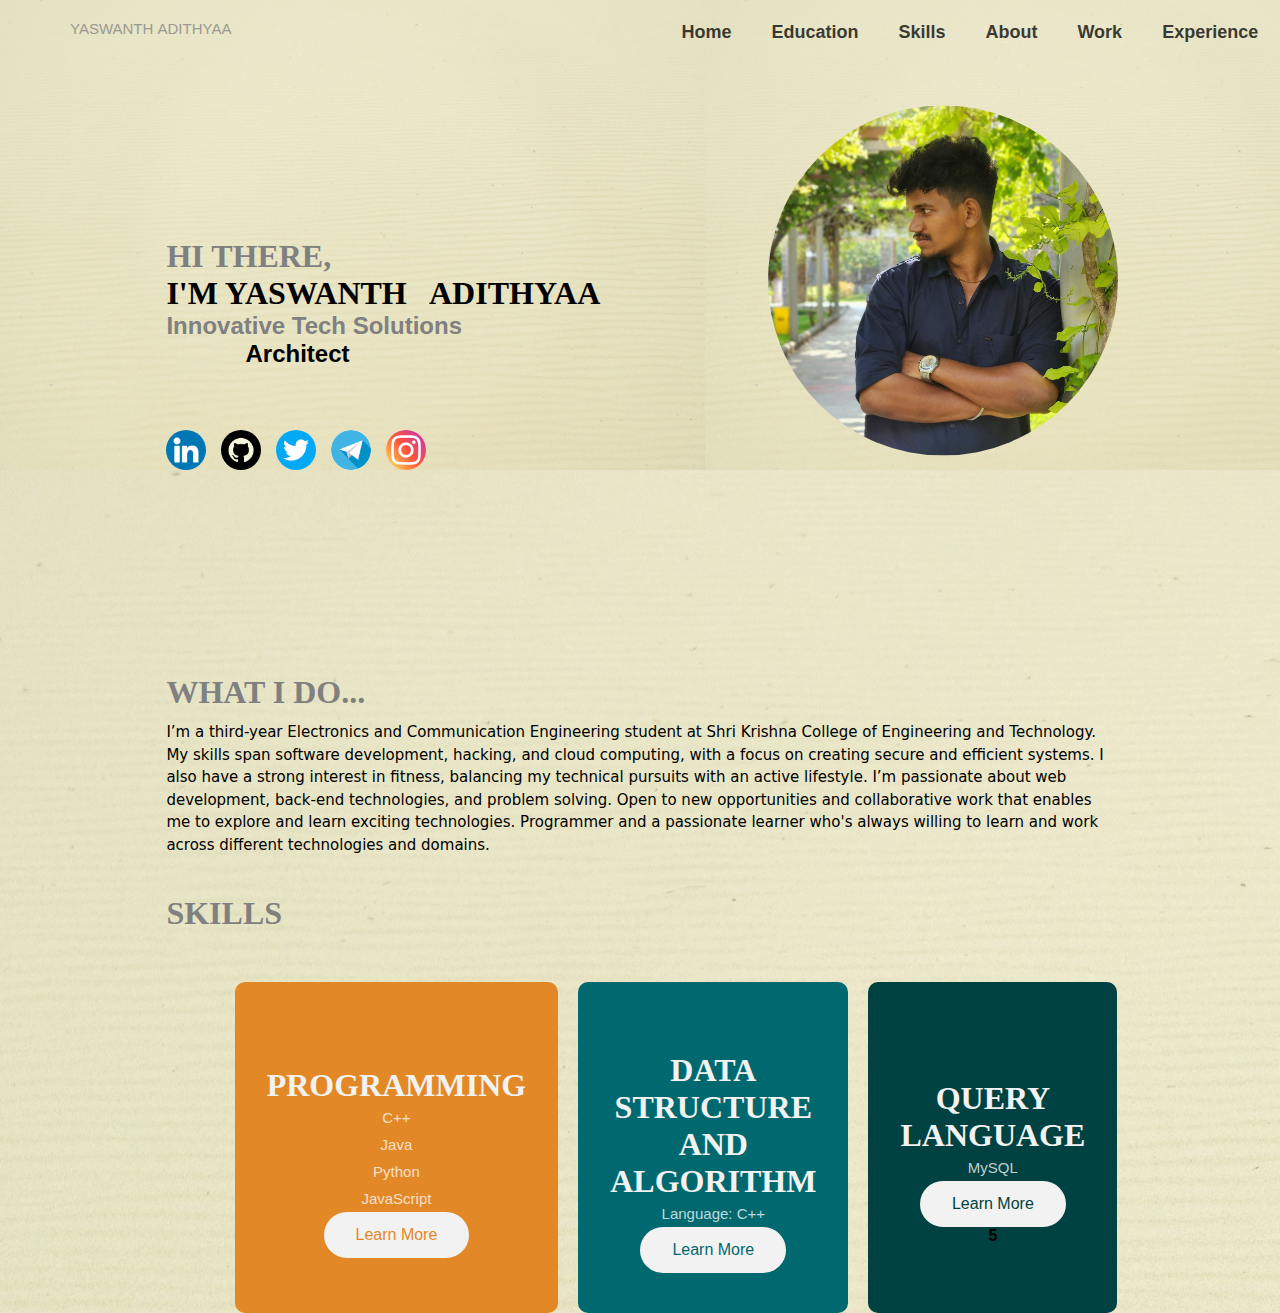
<file: PORTFOLIO.HTML>
<html>
    <head>
        <title>YA PORTFOLIO</title>
        <link rel="stylesheet" href="style.css">
    </head>
    <body>
        <div class="bgimg">
        <!-- <nav>         -->
            <div class="navi">
            <div class="logos">
            <img src="pinya.jpg" width="400px" height="100px">
        </div>

        <div class="logoname">
            <p style="color: grey;">YASWANTH&nbsp;ADITHYAA</p>
        </div>

        <div class="cont">
            <ul>
                <li><a href="">Home</a></li>
                <li><a href="">Education</a></li>
                <li><a href="">Skills</a></li>
                <li><a href="">About</a></li>
                <li><a href="">Work</a></li>
                <li><a href="">Experience</a></li>
                <li><a href="">Contact</a></li>
            </ul>

        </div>



        </div>
    <!-- </nav> -->

    <div class="name">

    <h1 style="color: grey;">Hi There,</h1>
   
    <h1 style="color: black;">I'm YASWANTH  <b style="color:black;">&nbsp ADITHYAA</b></h1>
    <h2 style="color:grey;">Innovative Tech Solutions<b style="color: black;"> <br> &nbsp &nbsp &nbsp &nbsp&nbsp &nbsp&nbsp  Architect</h2>
</div>

<div class="profile">
    <img src="profilepic.jpg" height="350px"  width="350px" style="border-radius: 50%; margin-left: 60%;  
   
 
    -ms-transform: translateY(-20%);
    transform: translateY(-75%);
    " >


</div>

<div class="icon">
    <a href="https://www.linkedin.com/in/yaswanth-adithyaa-612bb0255?utm_source=share&utm_campaign=share_via&utm_content=profile&utm_medium=android_app" class="social-icon" target="_blank"><img src="linkedin.png" alt="LinkedIn"></a>
        <a href="https://github.com/YASWANTH-ADITHYAA20" class="social-icon"  target="_blank"><img src="github.png" alt="GitHub"></a>
        <a href="#" class="social-icon"><img src="twitter.png" alt="Twitter"></a>
        <a href="#" class="social-icon"><img src="telegram.png" alt="Telegram"></a>
        <a href="https://www.instagram.com/itx._ya?igsh=eDRqbnNtb3MxNXQ=" class="social-icon" target="nn"><img src="insta.png" alt="Instagram"></a>

</div>




    </div>       <!-- BGIMG^ -->

    <div class="second">
        <h1 class="about">What I Do...</h1>
    
        <p style="padding-top: 10px; padding-left: 13%; padding-right: 13%; font-family: system-ui, -apple-system, BlinkMacSystemFont, 'Segoe UI', Roboto, Oxygen, Ubuntu, Cantarell, 'Open Sans', 'Helvetica Neue', sans-serif; line-height: 1.5; color: black;">
            I’m a third-year Electronics and Communication Engineering student at Shri Krishna College of Engineering and Technology. My skills span software development, hacking, and cloud computing, with a focus on creating secure and efficient systems. I also have a strong interest in fitness, balancing my technical pursuits with an active lifestyle. I’m passionate about web development, back-end technologies, and problem solving. Open to new opportunities and collaborative work that enables me to explore and learn exciting technologies. Programmer and a passionate learner who's always willing to learn and work across different technologies and domains.
        </p>
    
        <h1 style="padding-top: 3%; padding-left: 13%; color: grey; text-decoration: double; text-shadow: #FDFDF6;">Skills</h1>


    
        <div class="box-container">
            <div class="box1 boxes">
                <div class="circle"></div>
                <h1>PROGRAMMING</h1>
                <p>
                    <p>C++</p>
                    <p>Java</p>
                    <p>Python</p>
                    <p>JavaScript</p>
                </p>
                <button>Learn More</button>
            </div>
    
            <div class="box2 boxes">
                <div class="circle"></div>
                <h1>DATA STRUCTURE AND ALGORITHM</h1>
                <p>Language: C++</p>
                <button>Learn More</button>
            </div>
    
            <div class="box3 boxes">
                <div class="circle"></div>
                <h1>QUERY LANGUAGE</h1>
                <p>MySQL</p>
                <button>Learn More</button>5
        </div>
    </div>
</body>
</html>
</file>
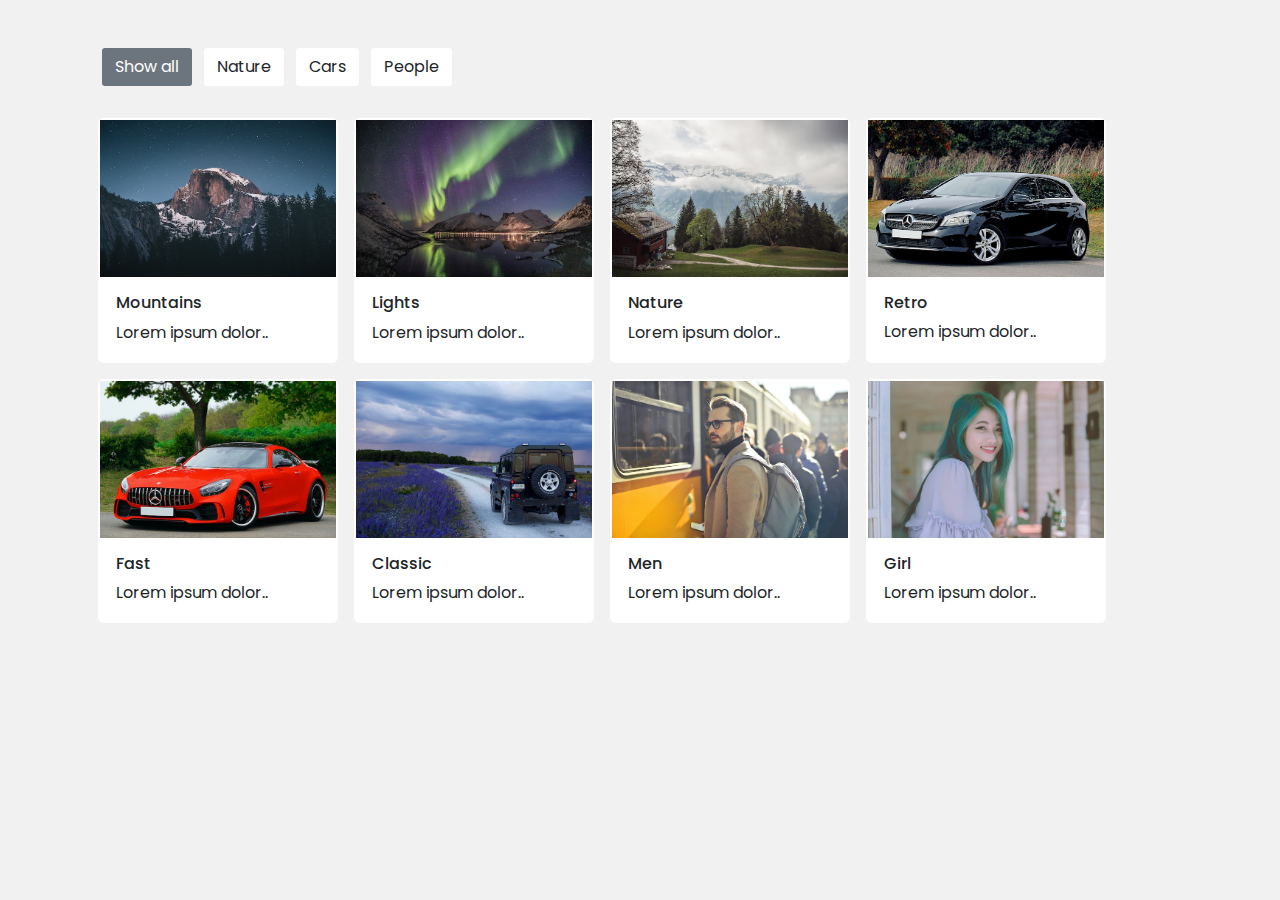
<file: review2project.html>
<!DOCTYPE html>

<html lang="en" dir="ltr">
  <head>
    <meta charset="utf-8">
    <title>Interactive Gallery</title>
    <link rel="stylesheet" href="styles.css">
    <meta name="viewport" content="width=device-width, initial-scale=1.0">
    <link rel="stylesheet" href="https://cdn.jsdelivr.net/npm/bootstrap@5.3.0-alpha2/dist/css/bootstrap.min.css">
    <script src="script.js" defer></script>
  </head>
  <body>
    <div class="container">
        



      <!-- Images Filter Buttons Section -->
      <div class="row mt-5" id="filter-buttons">
        <div class="col-12">
          <button class="btn mb-2 me-1 active" data-filter="all">Show all</button>
          <button class="btn mb-2 mx-1" data-filter="nature">Nature</button>
          <button class="btn mb-2 mx-1" data-filter="cars">Cars</button>
          <button class="btn mb-2 mx-1" data-filter="people">People</button>
        </div>
      </div>

      <!-- Filterable Images / Cards Section -->
      <div class="row px-2 mt-4 gap-3" id="filterable-cards">
        <div class="card p-0" data-name="nature">
          <img src="nature-1.jpg" alt="img">
          <div class="card-body">
            <h6 class="card-title">Mountains</h6>
            <p class="card-text">Lorem ipsum dolor..</p>
          </div>
        </div>
        <div class="card p-0" data-name="nature">
          <img src="nature-2.jpg" alt="img">
          <div class="card-body">
            <h6 class="card-title">Lights</h6>
            <p class="card-text">Lorem ipsum dolor..</p>
          </div>
        </div>
        <div class="card p-0" data-name="nature">
          <img src="nature-3.jpg" alt="img">
          <div class="card-body">
            <h6 class="card-title">Nature</h6>
            <p class="card-text">Lorem ipsum dolor..</p>
          </div>
        </div>
        <div class="card p-0" data-name="cars">
          <img src="car-1.jpg" alt="img">
          <div class="card-body">
            <h6 class="card-title">Retro</h6>
            <p class="card-text">Lorem ipsum dolor..</p>
          </div>
        </div>
        <div class="card p-0" data-name="cars">
          <img src="car-2.jpg" alt="img">
          <div class="card-body">
            <h6 class="card-title">Fast</h6>
            <p class="card-text">Lorem ipsum dolor..</p>
          </div>
        </div>
        <div class="card p-0" data-name="cars">
          <img src="car-3.jpg" alt="img">
          <div class="card-body">
            <h6 class="card-title">Classic</h6>
            <p class="card-text">Lorem ipsum dolor..</p>
          </div>
        </div>
        <div class="card p-0" data-name="people">
          <img src="people-1.jpg" alt="img">
          <div class="card-body">
            <h6 class="card-title">Men</h6>
            <p class="card-text">Lorem ipsum dolor..</p>
          </div>
        </div>
        <div class="card p-0" data-name="people">
          <img src="people-2.jpg" alt="img">
          <div class="card-body">
            <h6 class="card-title">Girl</h6>
            <p class="card-text">Lorem ipsum dolor..</p>
          </div>
        </div>
      </div>
    </div>

  </body>
</html>
</file>
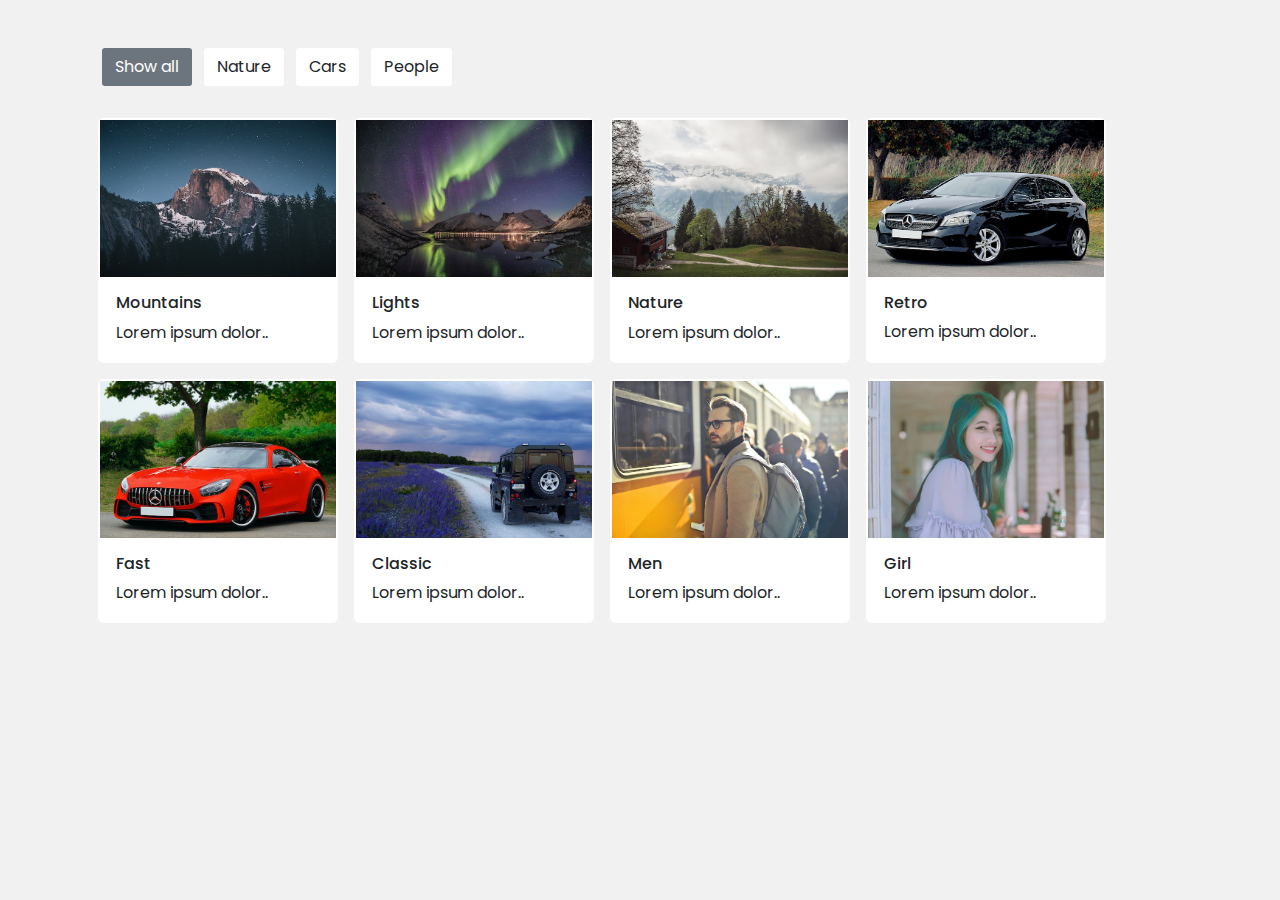
<file: review2/review2project.html>
<!DOCTYPE html>

<html lang="en" dir="ltr">
  <head>
    <meta charset="utf-8">
    <title>Filterable Image Gallery Bootstrap | CodingNepal</title>
    <link rel="stylesheet" href="styles.css">
    <meta name="viewport" content="width=device-width, initial-scale=1.0">
    <link rel="stylesheet" href="https://cdn.jsdelivr.net/npm/bootstrap@5.3.0-alpha2/dist/css/bootstrap.min.css">
    <script src="script.js" defer></script>
  </head>
  <body>
    <div class="container">
        



      <!-- Images Filter Buttons Section -->
      <div class="row mt-5" id="filter-buttons">
        <div class="col-12">
          <button class="btn mb-2 me-1 active" data-filter="all">Show all</button>
          <button class="btn mb-2 mx-1" data-filter="nature">Nature</button>
          <button class="btn mb-2 mx-1" data-filter="cars">Cars</button>
          <button class="btn mb-2 mx-1" data-filter="people">People</button>
        </div>
      </div>

      <!-- Filterable Images / Cards Section -->
      <div class="row px-2 mt-4 gap-3" id="filterable-cards">
        <div class="card p-0" data-name="nature">
          <img src="images/nature-1.jpg" alt="img">
          <div class="card-body">
            <h6 class="card-title">Mountains</h6>
            <p class="card-text">Lorem ipsum dolor..</p>
          </div>
        </div>
        <div class="card p-0" data-name="nature">
          <img src="images/nature-2.jpg" alt="img">
          <div class="card-body">
            <h6 class="card-title">Lights</h6>
            <p class="card-text">Lorem ipsum dolor..</p>
          </div>
        </div>
        <div class="card p-0" data-name="nature">
          <img src="images/nature-3.jpg" alt="img">
          <div class="card-body">
            <h6 class="card-title">Nature</h6>
            <p class="card-text">Lorem ipsum dolor..</p>
          </div>
        </div>
        <div class="card p-0" data-name="cars">
          <img src="images/car-1.jpg" alt="img">
          <div class="card-body">
            <h6 class="card-title">Retro</h6>
            <p class="card-text">Lorem ipsum dolor..</p>
          </div>
        </div>
        <div class="card p-0" data-name="cars">
          <img src="images/car-2.jpg" alt="img">
          <div class="card-body">
            <h6 class="card-title">Fast</h6>
            <p class="card-text">Lorem ipsum dolor..</p>
          </div>
        </div>
        <div class="card p-0" data-name="cars">
          <img src="images/car-3.jpg" alt="img">
          <div class="card-body">
            <h6 class="card-title">Classic</h6>
            <p class="card-text">Lorem ipsum dolor..</p>
          </div>
        </div>
        <div class="card p-0" data-name="people">
          <img src="images/people-1.jpg" alt="img">
          <div class="card-body">
            <h6 class="card-title">Men</h6>
            <p class="card-text">Lorem ipsum dolor..</p>
          </div>
        </div>
        <div class="card p-0" data-name="people">
          <img src="images/people-2.jpg" alt="img">
          <div class="card-body">
            <h6 class="card-title">Girl</h6>
            <p class="card-text">Lorem ipsum dolor..</p>
          </div>
        </div>
      </div>
    </div>

  </body>
</html>
</file>
<file: style.css>
.navi{

  display: flex;
  background-color: #FDFDF6;
 opacity:75%;
 width: 0;

}

body{
  margin: 0;
  padding: 0;
}
.logos{

    display: flex;
    justify-content:center;
    align-items: flex-start; 
    margin-left: 50px;
    border-radius: 200px;
    align-items: center;
    padding-top:10px;
     /* Make the image circular */
  }

  .logos img {
    max-width: 70%; /* Ensure the image does not exceed its container */
    max-height: 70%; /* Ensure the image does not exceed its container */
    border-radius: 100%;
    align-self: first baseline;
  }

  .logoname{

    margin-left: 20px;
    /* text-align: center; */
    font-size:large;
    font-style: initial;
    font-weight: bold;
    margin-top: 15px;

    color:black;

  }


ul{

  list-style-type: none;
  display: flex;
  margin-left: 450px;
  
  
}

li{
    padding-right: 40px;
    margin-top: 22px;
  }

  li :hover{
    color: goldenrod;
    /* background-color: white; */
    text-decoration: underline;
  }

a{
  color: black;
  text-align: center;
  font-size:large;
  font-style: initial;
  font-weight: bold;
  margin-top: 2px;
  text-decoration: none;
}

.bgimg{
  background-image: url('beige.jpg');
  opacity: 100%;


  /* background-size: cover;  */

  height: 100vh; 
  background-size:contain;
  /* background-size: cover; */



}

.name{
  color: grey;
  margin-top: 10%;
  margin-left: 13%;
}

.profile{
  border-radius: 50%;
  height: 60px;

}

.icon{
  display: flex;
  gap: 15px;
  margin-left: 13%;
  align-items: center;

  
}

.social-icon {
  width: 40px;
  height: 40px;
  background-color: beige;
  border-radius: 50%;
  display: flex;
  justify-content:space-evenly;
  align-items: center;
  overflow: hidden;
  row-gap: 30px;
  transition: background-color 0.3s;
}

.social-icon img {
  width: 100%;
  height: 100%;
  object-fit:fill;
}

.social-icon:hover {
  background-color: #00f0ff;
}


.second{
  background-image: url('beige.jpg');
  opacity: 100%;
  height: 120%;
  width: 100%;
  margin: 0;
}

.about{
  
  /* margin-top: 25%;

  margin-left: 25%; */

  /* padding-top: 5%; */
  padding-left: 13%;
  color: grey;
  text-decoration:double;
  text-shadow: #FDFDF6;
  
}

/* Align .second section to the bottom */
.bgimg {
  background-image: url('beige.jpg');
  opacity: 100%;
  height: 100vh; 
  background-size: contain;
}

.second {
  background-image: url('beige.jpg');
  opacity: 100%;
  flex-grow: 1; /* Takes up remaining space */
  width: 100%;
  display: flex;
  flex-direction: column;
  justify-content: flex-end; /* Align content to bottom */
}

.about {
  padding-top: 5%;
  padding-left: 13%;
  color: grey;
  text-decoration: double;
  text-shadow: #FDFDF6;
}

@import url('https://fonts.googleapis.com/css2?family=Big+Shoulders+Display:wght@700&family=Lexend+Deca&display=swap');

:root {
  /* Primary */
  --orange: hsl(31, 77%, 52%);
  --cyan: hsl(184, 100%, 22%);
  --dark-cyan: hsl(179, 100%, 13%);

  /* Neutral */
  --white: hsla(0, 0%, 100%, 0.75);
  --lightgray: hsl(0, 0%, 95%);
}

/* Reset default styles */
*,
*::before,
*::after {
  border: 0;
  outline: 0;
  padding: 0;
  margin: 0;
  box-sizing: inherit;
}

body {
  box-sizing: border-box;
  font-family: 'Lexend Deca', sans-serif;
  font-weight: 400;
  display: flex;
  flex-direction: column;
  background-color: var(--lightgray);
  height: 100vh;
}

h1 { 
  font-family: 'Big Shoulders Display', cursive;
  font-weight: 700;
  text-transform: uppercase;
  color: var(--lightgray);
}

p {
  font-size: 15px;
  /* margin: 25px 0 60px 0; */
  color: var(--white);
  font-weight: 400;
  line-height: 1.8;
}

.box-container {
  display: flex;
  width: 840px;
  align-items: stretch; /* Ensure equal height */
  justify-content: center;
  margin-left: 20%;
  margin-top: 50px;
}

.boxes {
  display: flex;
  flex-direction: column;
  padding: 40px 32px;
  align-items: center;
  flex: 1; /* Allow boxes to grow and shrink */
}

.box1, .box2, .box3 {
  background-color: var(--orange);
  border-radius: 10px; /* Adjust as needed */
  margin: 0 10px; /* Gap between boxes */
  flex: 1; /* Make boxes grow and shrink equally */
  display: flex;
  flex-direction: column;
  justify-content: center;
  align-items: center;
  text-align: center;
}

.box2 {
  background-color: var(--cyan);
}

.box3 {
  background-color: var(--dark-cyan);
}

button {
  padding: 12px 30px;
  border-radius: 50px;
  font-family: inherit;
  font-size: 16px;
  border: solid 2px var(--lightgray);
  background: var(--lightgray);
  transition: all ease 0.3s;
}

.box1 button {
  color: hsl(31, 77%, 52%);
}

.box2 button {
  color: hsl(184, 100%, 22%);
}

.box3 button {
  color: hsl(179, 100%, 13%);
}

button:hover {
  background: transparent;
  color: var(--lightgray);
}

.circle {
  margin-bottom: 30px;
}

/* Responsive Design */
@media only screen and (max-width: 600px) {
  .box-container {
    flex-direction: column;
    margin-left: 0;
    margin-top: 20px;
  }

  .boxes {
    margin: 0;
    padding: 10px;
  }

  .box1, .box2, .box3 {
    margin: 10px 0;
    width: 100%;
    border-radius: 10px;
  }
}
</file>
<file: styles.css>
/* Import Google font - Poppins */
@import url('https://fonts.googleapis.com/css2?family=Poppins:wght@400;500;600&display=swap');

* {
  font-family: "Poppins", sans-serif;
}

body {
  background: #f1f1f1 !important;
}

body .container {
  max-width: 1100px;
}

#filter-buttons button {
  border-radius: 3px;
  background: #fff;
  border-color: transparent;
}

#filter-buttons button:hover {
  background: #ddd;
}

#filter-buttons button.active {
  color: #fff;
  background: #6c757d;
}

#filterable-cards .card {
  width: 15rem;
  border: 2px solid transparent;
}

#filterable-cards .card.hide {
  display: none;
}

@media (max-width: 600px) {
  #filterable-cards {
    justify-content: center;
  }

  #filterable-cards .card {
    width: calc(100% / 2 - 10px);
  }
}
</file>
<file: review2/styles.css>
/* Import Google font - Poppins */
@import url('https://fonts.googleapis.com/css2?family=Poppins:wght@400;500;600&display=swap');

* {
  font-family: "Poppins", sans-serif;
}

body {
  background: #f1f1f1 !important;
}

body .container {
  max-width: 1100px;
}

#filter-buttons button {
  border-radius: 3px;
  background: #fff;
  border-color: transparent;
}

#filter-buttons button:hover {
  background: #ddd;
}

#filter-buttons button.active {
  color: #fff;
  background: #6c757d;
}

#filterable-cards .card {
  width: 15rem;
  border: 2px solid transparent;
}

#filterable-cards .card.hide {
  display: none;
}

@media (max-width: 600px) {
  #filterable-cards {
    justify-content: center;
  }

  #filterable-cards .card {
    width: calc(100% / 2 - 10px);
  }
}
</file>
